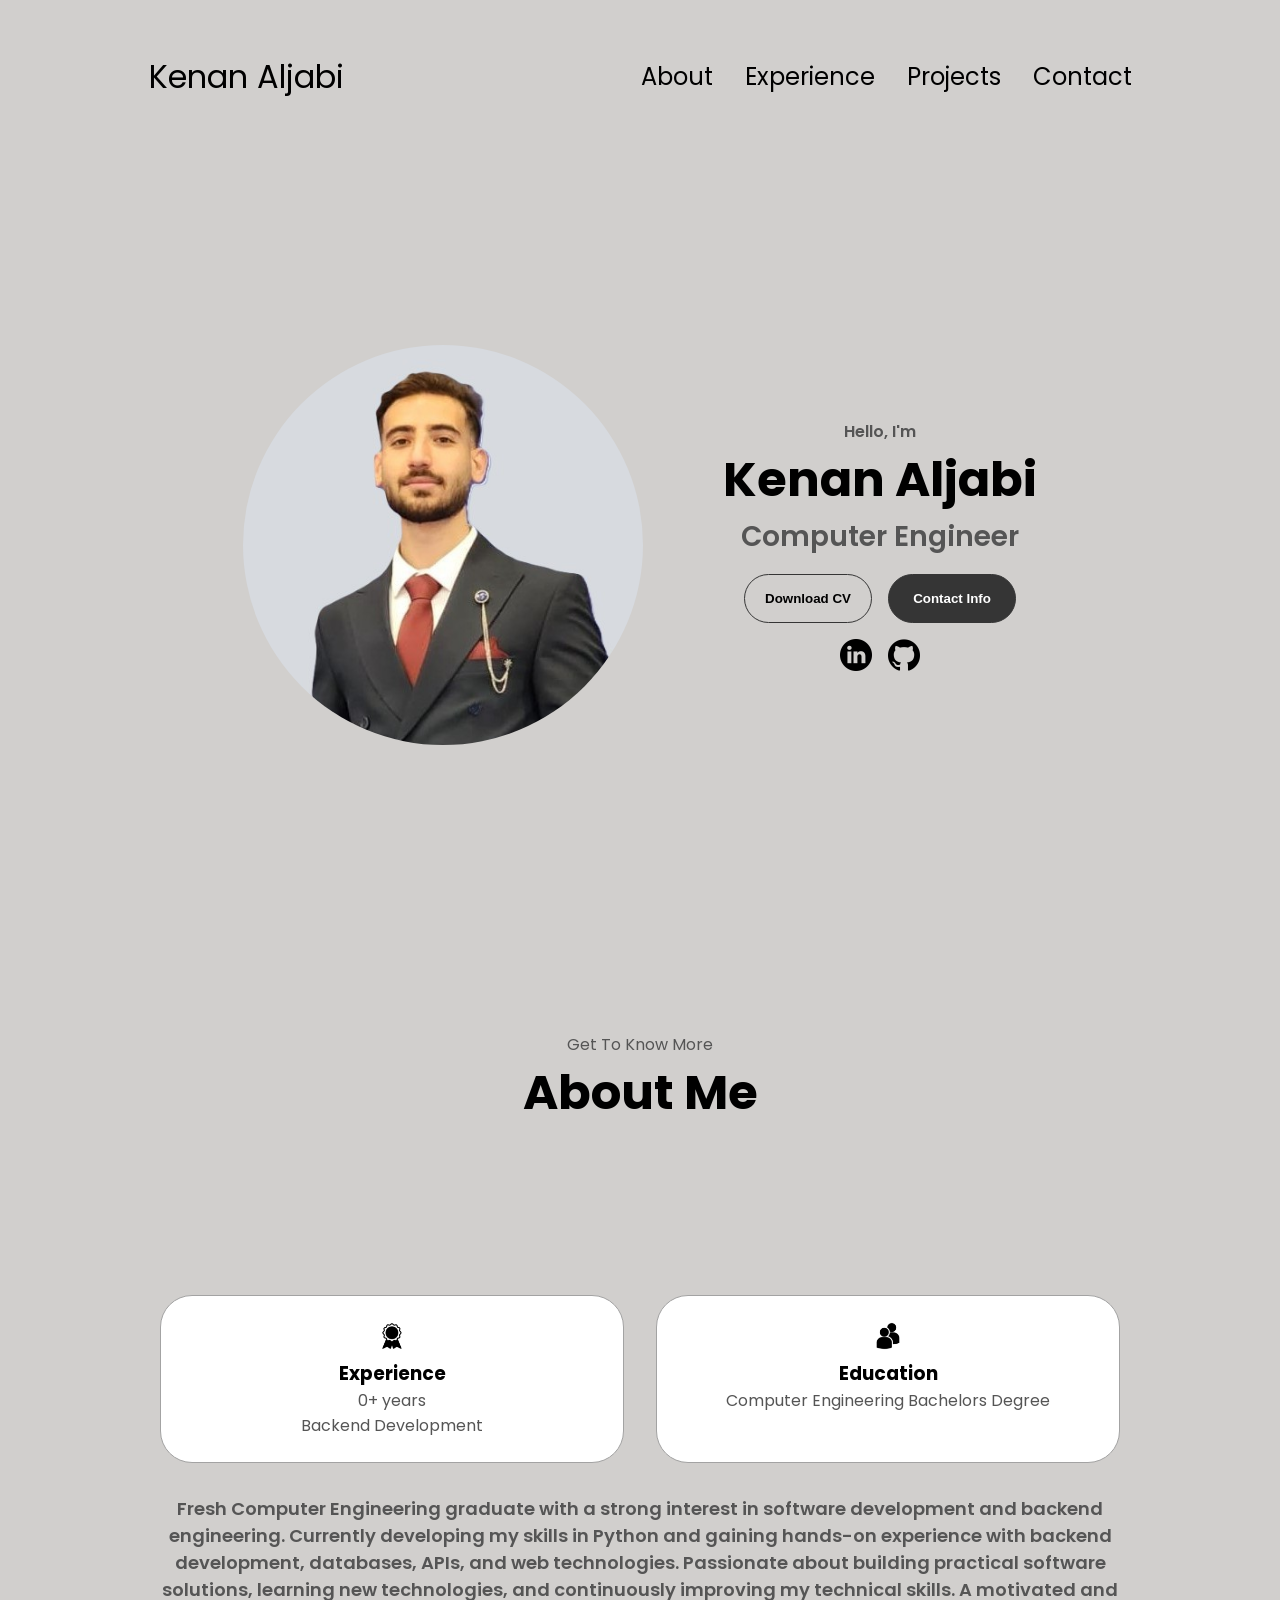
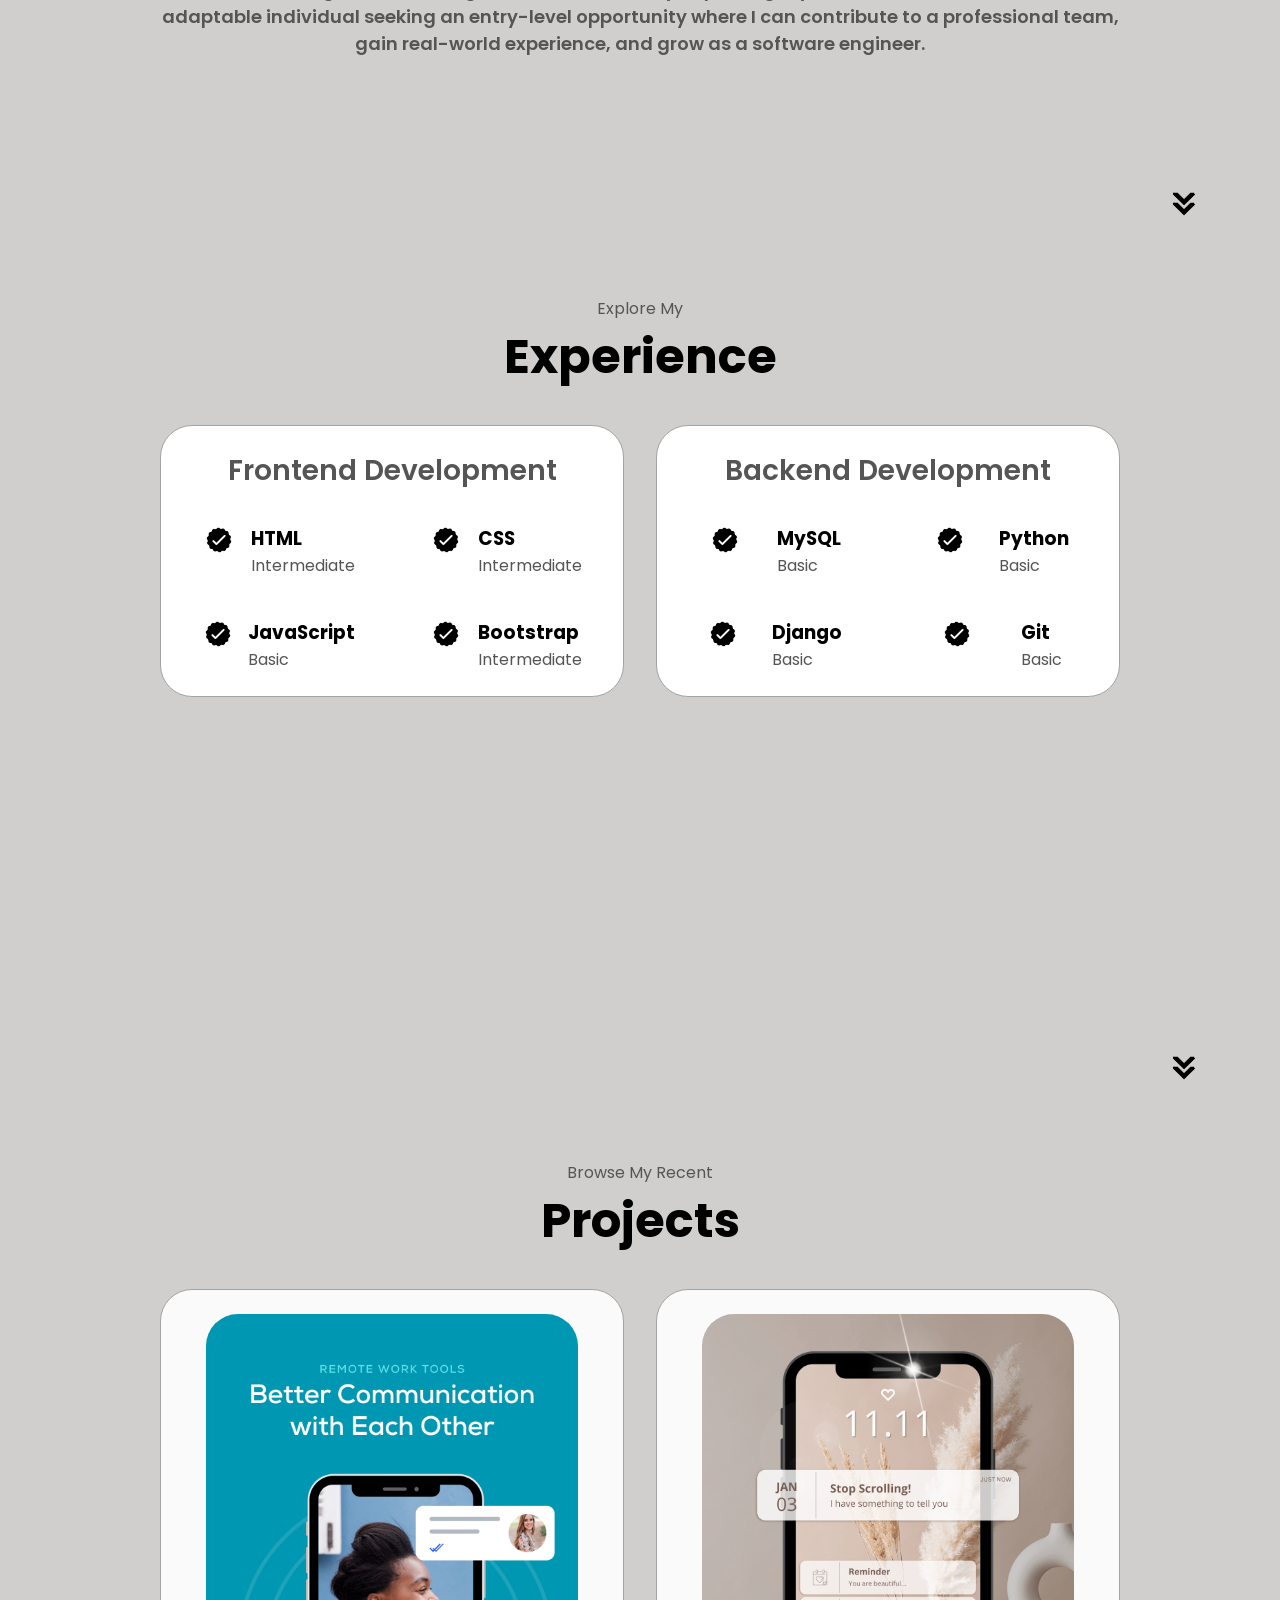
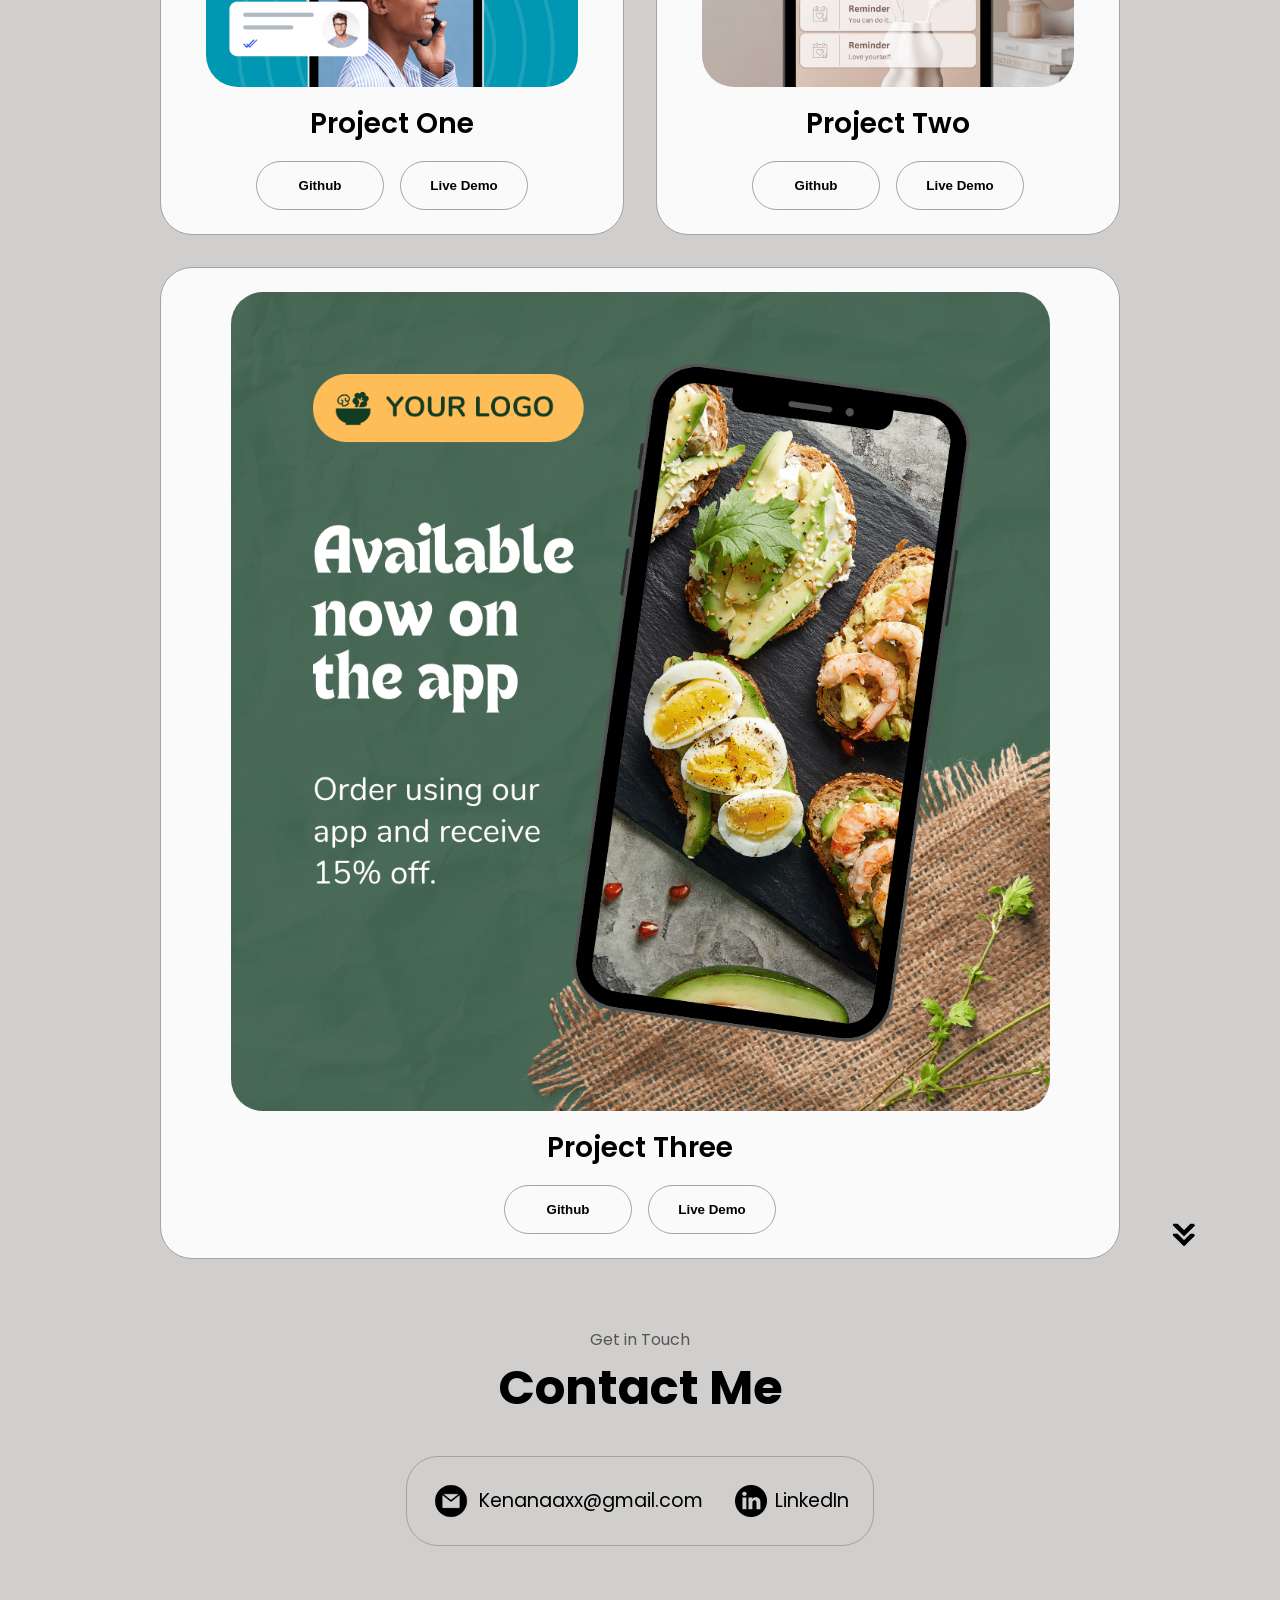
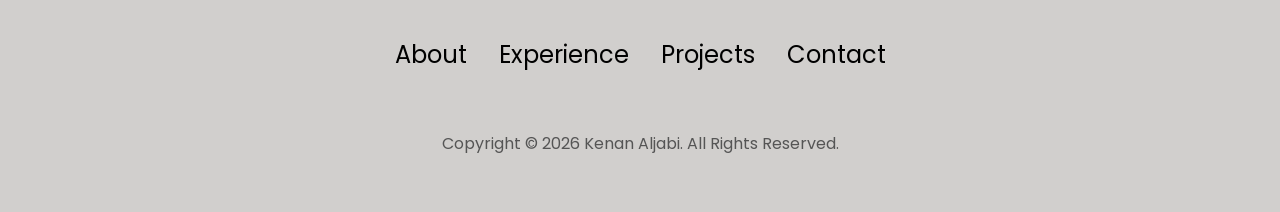
<file: index.html>
<!DOCTYPE html>
<html lang="en">

<head>
  <!-- Google tag (gtag.js) -->
<script async src="https://www.googletagmanager.com/gtag/js?id=G-TYTXYXTC9V"></script>
<script>
  window.dataLayer = window.dataLayer || [];
  function gtag(){dataLayer.push(arguments);}
  gtag('js', new Date());

  gtag('config', 'G-TYTXYXTC9V');
</script>
  <meta charset="UTF-8" />
  <meta http-equiv="X-UA-Compatible" content="IE=edge" />
  <meta name="viewport" content="width=device-width, initial-scale=1.0" />
  <title>Kenan Aljabi | Computer Engineer & Backend Developer</title>

<meta name="description"
      content="Portfolio of Kenan Aljabi, a Computer Engineer and aspiring Backend Developer specializing in Python, Django, and web development.">

<meta name="robots" content="index, follow">
  <link rel="stylesheet" href="style.css" />
  <link rel="stylesheet" href="mediaqueries.css" />

  <link rel="icon" type="image/png" href="assets/favicon.jpg">

  <link rel="canonical" href="https://kenanaljabi.netlify.app/" />

</head>

<body>
  <nav id="desktop-nav">
    <div class="logo">Kenan Aljabi</div>
    <div>
      <ul class="nav-links">
        <li><a href="#about">About</a></li>
        <li><a href="#experience">Experience</a></li>
        <li><a href="#projects">Projects</a></li>
        <li><a href="#contact">Contact</a></li>
      </ul>
    </div>
  </nav>
  <nav id="hamburger-nav">
    <div class="logo">Kenan Aljabi</div>
    <div class="hamburger-menu">
      <div class="hamburger-icon" onclick="toggleMenu()">
        <span></span>
        <span></span>
        <span></span>
      </div>
      <div class="menu-links">
        <li><a href="#about" onclick="toggleMenu()">About</a></li>
        <li><a href="#experience" onclick="toggleMenu()">Experience</a></li>
        <li><a href="#projects" onclick="toggleMenu()">Projects</a></li>
        <li><a href="#contact" onclick="toggleMenu()">Contact</a></li>
      </div>
    </div>
  </nav>
  <section id="profile">
    <div class="section__pic-container">
      <img src="./assets/me.jpeg" alt="Kenan Aljabi profile picture" class="me-photo" />
    </div>
    <div class="section__text">
      <p class="section__text__p1">Hello, I'm</p>
      <h1 class="title">Kenan Aljabi</h1>
      <p class="section__text__p2">Computer Engineer</p>
      <div class="btn-container">
        <button class="btn btn-color-2" onclick="window.open('./assets/my-cv.pdf')">
          Download CV
        </button>
        <button class="btn btn-color-1" onclick="location.href='./#contact'">
          Contact Info
        </button>
      </div>
      <div id="socials-container">
        <img src="./assets/linkedin.png" alt="My LinkedIn profile" class="icon"
          onclick="location.href='https://www.linkedin.com/in/kenan-aljabi-6ba23a247/'" />
        <img src="./assets/github.png" alt="My Github profile" class="icon"
          onclick="location.href='https://github.com/kenan-aljabi'" />
      </div>
    </div>
  </section>
  <section id="about">
    <p class="section__text__p1">Get To Know More</p>
    <h1 class="title">About Me</h1>
    <div class="section-container">
      <!-- <div class="section__pic-container">
        <img src="./assets/Development-and-programming.png" alt="Profile picture" class="about-pic" />
      </div> -->
      <div class="about-details-container">
        <div class="about-containers">
          <div class="details-container">
            <img src="./assets/experience.png" alt="Experience icon" class="icon" />
            <h3>Experience</h3>
            <p>0+ years <br />Backend Development</p>
          </div>
          <div class="details-container">
            <img src="./assets/education.png" alt="Education icon" class="icon" />
            <h3>Education</h3>
            <p>Computer Engineering Bachelors Degree</p>
          </div>
        </div>
        <div class="about-text">
          <p>
            Fresh Computer Engineering graduate with a strong interest in
            software development and backend engineering. Currently
            developing my skills in Python and gaining hands-on experience
            with backend development, databases, APIs, and web
            technologies. Passionate about building practical software
            solutions, learning new technologies, and continuously improving
            my technical skills. A motivated and adaptable individual seeking
            an entry-level opportunity where I can contribute to a professional
            team, gain real-world experience, and grow as a software
            engineer.
          </p>
        </div>
      </div>
    </div>
    <img src="./assets/arrow.png" alt="Arrow icon" class="icon arrow" onclick="location.href='./#experience'" />
  </section>
  <section id="experience">
    <p class="section__text__p1">Explore My</p>
    <h1 class="title">Experience</h1>
    <div class="experience-details-container">
      <div class="about-containers">
        <div class="details-container">
          <h2 class="experience-sub-title">Frontend Development</h2>
          <div class="article-container">
            <article>
              <img src="./assets/checkmark.png" alt="Experience icon" class="icon" />
              <div>
                <h3>HTML</h3>
                <p>Intermediate</p>
              </div>
            </article>
            <article>
              <img src="./assets/checkmark.png" alt="Experience icon" class="icon" />
              <div>
                <h3>CSS</h3>
                <p>Intermediate</p>
              </div>
            </article>

            <article>
              <img src="./assets/checkmark.png" alt="Experience icon" class="icon" />
              <div>
                <h3>JavaScript</h3>
                <p>Basic</p>
              </div>
            </article>

            <article>
              <img src="./assets/checkmark.png" alt="Experience icon" class="icon" />
              <div>
                <h3>Bootstrap</h3>
                <p>Intermediate</p>
              </div>
            </article>
          </div>
        </div>
        <div class="details-container">
          <h2 class="experience-sub-title">Backend Development</h2>
          <div class="article-container">
            <article>
              <img src="./assets/checkmark.png" alt="Experience icon" class="icon" />
              <div>
                <h3>MySQL</h3>
                <p>Basic</p>
              </div>
            </article>
            <article>
              <img src="./assets/checkmark.png" alt="Experience icon" class="icon" />
              <div>
                <h3>Python</h3>
                <p>Basic</p>
              </div>
            </article>
            <article>
              <img src="./assets/checkmark.png" alt="Experience icon" class="icon" />
              <div>
                <h3>Django</h3>
                <p>Basic</p>
              </div>
            </article>
            <article>
              <img src="./assets/checkmark.png" alt="Experience icon" class="icon" />
              <div>
                <h3>Git</h3>
                <p>Basic</p>
              </div>
            </article>
          </div>
        </div>
      </div>
    </div>
    <img src="./assets/arrow.png" alt="Arrow icon" class="icon arrow" onclick="location.href='./#projects'" />
  </section>
  <section id="projects">
    <p class="section__text__p1">Browse My Recent</p>
    <h1 class="title">Projects</h1>
    <div class="experience-details-container">
      <div class="about-containers">
        <div class="details-container color-container">
          <div class="article-container">
            <img src="./assets/project-1.png" alt="Project 1" class="project-img" />
          </div>
          <h2 class="experience-sub-title project-title">Project One</h2>
          <div class="btn-container">
            <button class="btn btn-color-2 project-btn" onclick="location.href='https://github.com/'">
              Github
            </button>
            <button class="btn btn-color-2 project-btn" onclick="location.href='https://github.com/'">
              Live Demo
            </button>
          </div>
        </div>
        <div class="details-container color-container">
          <div class="article-container">
            <img src="./assets/project-2.png" alt="Project 2" class="project-img" />
          </div>
          <h2 class="experience-sub-title project-title">Project Two</h2>
          <div class="btn-container">
            <button class="btn btn-color-2 project-btn" onclick="location.href='https://github.com/'">
              Github
            </button>
            <button class="btn btn-color-2 project-btn" onclick="location.href='https://github.com/'">
              Live Demo
            </button>
          </div>
        </div>
        <div class="details-container color-container">
          <div class="article-container">
            <img src="./assets/project-3.png" alt="Project 3" class="project-img" />
          </div>
          <h2 class="experience-sub-title project-title">Project Three</h2>
          <div class="btn-container">
            <button class="btn btn-color-2 project-btn" onclick="location.href='https://github.com/'">
              Github
            </button>
            <button class="btn btn-color-2 project-btn" onclick="location.href='https://github.com/'">
              Live Demo
            </button>
          </div>
        </div>
      </div>
    </div>
    <img src="./assets/arrow.png" alt="Arrow icon" class="icon arrow" onclick="location.href='./#contact'" />
  </section>
  <section id="contact">
    <p class="section__text__p1">Get in Touch</p>
    <h1 class="title">Contact Me</h1>
    <div class="contact-info-upper-container">
      <div class="contact-info-container">
        <img src="./assets/email.png" alt="Email icon" class="icon contact-icon email-icon" />
        <p><a href="mailto:kenanaaxx@gmail.com">Kenanaaxx@gmail.com</a></p>
      </div>
      <div class="contact-info-container">
        <img src="./assets/linkedin.png" alt="LinkedIn icon" class="icon contact-icon" />
        <p><a href="https://www.linkedin.com/in/kenan-aljabi-6ba23a247/">LinkedIn</a></p>
      </div>
    </div>
  </section>
  <footer>
    <nav>
      <div class="nav-links-container">
        <ul class="nav-links">
          <li><a href="#about">About</a></li>
          <li><a href="#experience">Experience</a></li>
          <li><a href="#projects">Projects</a></li>
          <li><a href="#contact">Contact</a></li>
        </ul>
      </div>
    </nav>
    <p>Copyright &#169; 2026 Kenan Aljabi. All Rights Reserved.</p>
  </footer>
  <script src="script.js"></script>
</body>

</html>
</file>
<file: style.css>
/* GENERAL */

@import url("https://fonts.googleapis.com/css2?family=Poppins:wght@300;400;500;600&display=swap");

* {
  margin: 0;
  padding: 0;
}

body {
  font-family: "Poppins", sans-serif;
  scroll-behavior: smooth;
  background-color: rgb(209, 207, 205);
}

html {
  scroll-behavior: smooth;
}

p {
  color: rgb(85, 85, 85);
}

/* TRANSITION */

a,
.btn {
  transition: all 300ms ease;
}

/* DESKTOP NAV */

nav,
.nav-links {
  display: flex;
}

nav {
  justify-content: space-around;
  align-items: center;
  height: 17vh;
}

.nav-links {
  gap: 2rem;
  list-style: none;
  font-size: 1.5rem;
}

a {
  color: black;
  text-decoration: none;
  text-decoration-color: white;
}

a:hover {
  color: grey;
  text-decoration: underline;
  text-underline-offset: 1rem;
  text-decoration-color: rgb(181, 181, 181);
}

.logo {
  font-size: 2rem;
}

.logo:hover {
  cursor: default;
}

/* HAMBURGER MENU */

#hamburger-nav {
  display: none;
}

.hamburger-menu {
  position: relative;
  display: inline-block;
}

.hamburger-icon {
  display: flex;
  flex-direction: column;
  justify-content: space-between;
  height: 24px;
  width: 30px;
  cursor: pointer;
}

.hamburger-icon span {
  width: 100%;
  height: 2px;
  background-color: black;
  transition: all 0.3 ease-in-out;
}

.menu-links {
  position: absolute;
  top: 100%;
  right: 0;
  background-color: white;
  width: fit-content;
  max-height: 0;
  overflow: hidden;
  transition: all 0.3 ease-in-out;
}

.menu-links a {
  display: block;
  padding: 10px;
  text-align: center;
  font-size: 1.5rem;
  color: black;
  text-decoration: none;
  transition: all 0.3 ease-in-out;
}

.menu-links li {
  list-style: none;
}

.menu-links.open {
  max-height: 300px;
}

.hamburger-icon.open span:first-child {
  transform: rotate(45deg) translate(10px, 5px);
}

.hamburger-icon.open span:nth-child(2) {
  opacity: 0;
}

.hamburger-icon.open span:last-child {
  transform: rotate(-45deg) translate(10px, -5px);
}

.hamburger-icon span:first-child {
  transform: none;
}

.hamburger-icon span:first-child {
  opacity: 1;
}

.hamburger-icon span:first-child {
  transform: none;
}

/* SECTIONS */

section {
  padding-top: 4vh;
  height: 96vh;
  margin: 0 10rem;
  box-sizing: border-box;
  min-height: fit-content;
}

.section-container {
  display: flex;
}

/* PROFILE SECTION */

#profile {
  display: flex;
  justify-content: center;
  gap: 5rem;
  height: 80vh;
}

.section__pic-container {
  display: flex;
  height: 400px;
  width: 400px;
  margin: auto 0;
}

.me-photo {
  border-radius: 200px; 
}

.section__text {
  align-self: center;
  text-align: center;
}

.section__text p {
  font-weight: 600;
}

.section__text__p1 {
  text-align: center;
}

.section__text__p2 {
  font-size: 1.75rem;
  margin-bottom: 1rem;
}

.title {
  font-size: 3rem;
  text-align: center;
}

#socials-container {
  display: flex;
  justify-content: center;
  margin-top: 1rem;
  gap: 1rem;
}

/* ICONS */

.icon {
  cursor: pointer;
  height: 2rem;
}

/* BUTTONS */

.btn-container {
  display: flex;
  justify-content: center;
  gap: 1rem;
}

.btn {
  font-weight: 600;
  transition: all 300ms ease;
  padding: 1rem;
  width: 8rem;
  border-radius: 2rem;
}

.btn-color-1,
.btn-color-2 {
  border: rgb(53, 53, 53) 0.1rem solid;
}

.btn-color-1:hover,
.btn-color-2:hover {
  cursor: pointer;
}

.btn-color-1,
.btn-color-2:hover {
  background: rgb(53, 53, 53);
  color: white;
}

.btn-color-1:hover {
  background: rgb(0, 0, 0);
}

.btn-color-2 {
  background: none;
}

.btn-color-2:hover {
  border: rgb(255, 255, 255) 0.1rem solid;
}

.btn-container {
  gap: 1rem;
}

/* ABOUT SECTION */

#about {
  position: relative;
}

.about-containers {
  gap: 2rem;
  margin-bottom: 2rem;
  margin-top: 2rem;
}

.about-details-container {
  justify-content: center;
  flex-direction: column;
}

.about-containers,
.about-details-container {
  display: flex;
}

.about-pic {
  border-radius: 2rem;
  width: 400px;
  height: 400px;
}

.arrow {
  position: absolute;
  right: -5rem;
  bottom: 2.5rem;
}

.details-container {
  padding: 1.5rem;
  flex: 1;
  background: white;
  border-radius: 2rem;
  border: rgb(53, 53, 53) 0.1rem solid;
  border-color: rgb(163, 163, 163);
  text-align: center;
}

.section-container {
  gap: 4rem;
  height: 80%;
}

.section__pic-container {
  height: 400px;
  width: 400px;
  margin: auto 0;
}

.about-text {
  font-size: 18px;
  font-weight: 600;
  text-align: center;
}

/* EXPERIENCE SECTION */

#experience {
  position: relative;
}

.experience-sub-title {
  color: rgb(85, 85, 85);
  font-weight: 600;
  font-size: 1.75rem;
  margin-bottom: 2rem;
}

.experience-details-container {
  display: flex;
  justify-content: center;
  flex-direction: column;
}

.article-container {
  display: flex;
  text-align: initial;
  flex-wrap: wrap;
  flex-direction: row;
  gap: 2.5rem;
  justify-content: space-around;
}

article {
  display: flex;
  width: 10rem;
  justify-content: space-around;
  gap: 0.5rem;
}

article .icon {
  cursor: default;
}

/* PROJECTS SECTION */

#projects {
  position: relative;
}

.color-container {
  border-color: rgb(163, 163, 163);
  background: rgb(250, 250, 250);
}

.project-img {
  border-radius: 2rem;
  width: 90%;
  height: 90%;
}

.project-title {
  margin: 1rem;
  color: black;
}

.project-btn {
  color: black;
  border-color: rgb(163, 163, 163);
}

/* CONTACT */

#contact {
  display: flex;
  justify-content: center;
  flex-direction: column;
  height: 70vh;
}

.contact-info-upper-container {
  display: flex;
  justify-content: center;
  border-radius: 2rem;
  border: rgb(53, 53, 53) 0.1rem solid;
  border-color: rgb(163, 163, 163);
  background: (250, 250, 250);
  margin: 2rem auto;
  padding: 0.5rem;
}

.contact-info-container {
  display: flex;
  align-items: center;
  justify-content: center;
  gap: 0.5rem;
  margin: 1rem;
}

.contact-info-container p {
  font-size: larger;
}

.contact-icon {
  cursor: default;
}

.email-icon {
  height: 2.5rem;
}

/* FOOTER SECTION */

footer {
  height: 26vh;
  margin: 0 1rem;
}

footer p {
  text-align: center;
}
</file>
<file: mediaqueries.css>
@media screen and (max-width: 1400px) {
  #profile {
    height: 83vh;
    margin-bottom: 6rem;
  }
  .about-containers {
    flex-wrap: wrap;
  }
  #contact,
  #projects {
    height: fit-content;
  }
}

@media screen and (max-width: 1200px) {
  #desktop-nav {
    display: none;
  }
  #hamburger-nav {
    display: flex;
  }
  #experience,
  .experience-details-container {
    margin-top: 2rem;
  }
  #profile,
  .section-container {
    display: block;
  }
  .arrow {
    display: none;
  }
  section,
  .section-container {
    height: fit-content;
  }
  section {
    margin: 0 5%;
  }
  .section__pic-container {
    width: 275px;
    height: 275px;
    margin: 0 auto 2rem;
  }
  .about-containers {
    margin-top: 0;
  }
}

@media screen and (max-width: 600px) {
  #contact,
  footer {
    height: 40vh;
  }
  #profile {
    height: 83vh;
    margin-bottom: 0;
  }
  article {
    font-size: 1rem;
  }
  footer nav {
    height: fit-content;
    margin-bottom: 2rem;
  }
  .about-containers,
  .contact-info-upper-container,
  .btn-container {
    flex-wrap: wrap;
  }
  .contact-info-container {
    margin: 0;
  }
  .contact-info-container p,
  .nav-links li a {
    font-size: 1rem;
  }
  .experience-sub-title {
    font-size: 1.25rem;
  }
  .logo {
    font-size: 1.5rem;
  }
  .nav-links {
    flex-direction: column;
    gap: 0.5rem;
    text-align: center;
  }
  .section__pic-container {
    width: auto;
    height: 46vw;
    justify-content: center;
  }
  .section__text__p2 {
    font-size: 1.25rem;
  }
  .title {
    font-size: 2rem;
  }
  .text-container {
    text-align: justify;
  }
}
</file>
